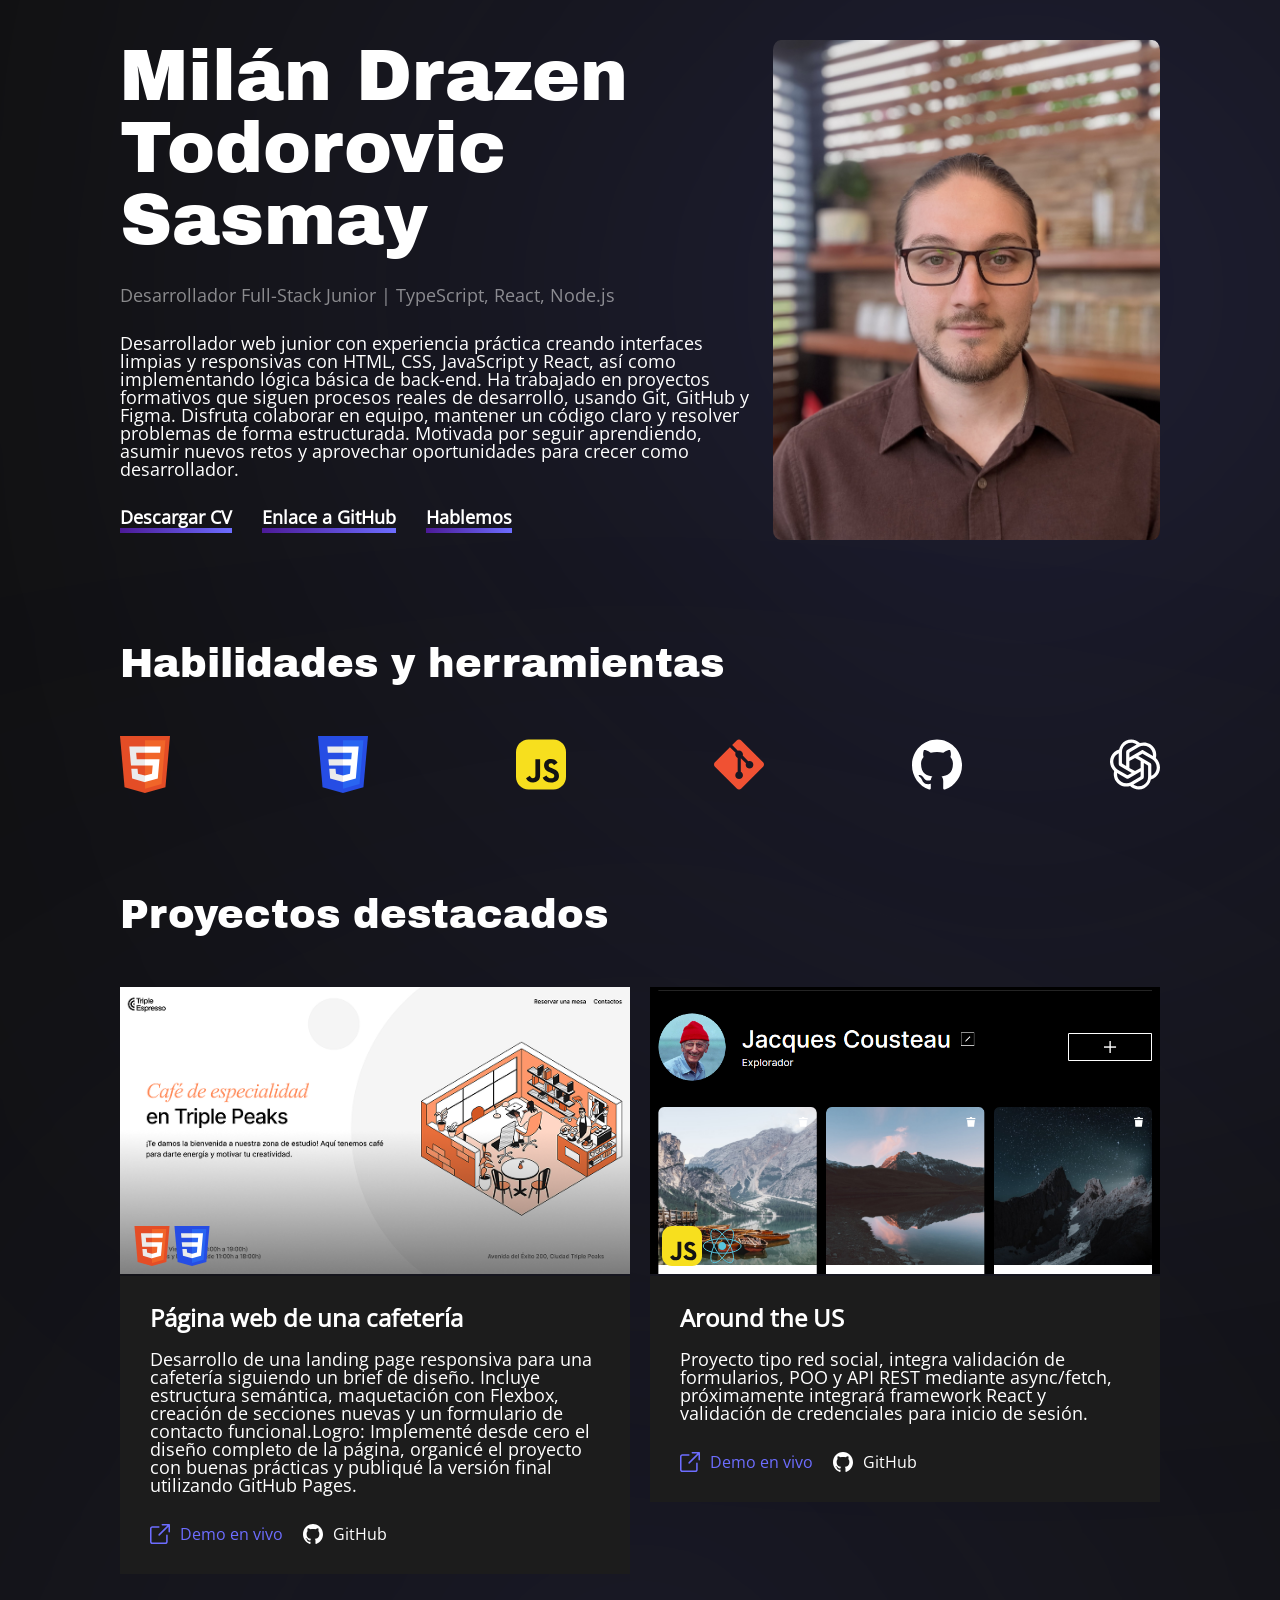
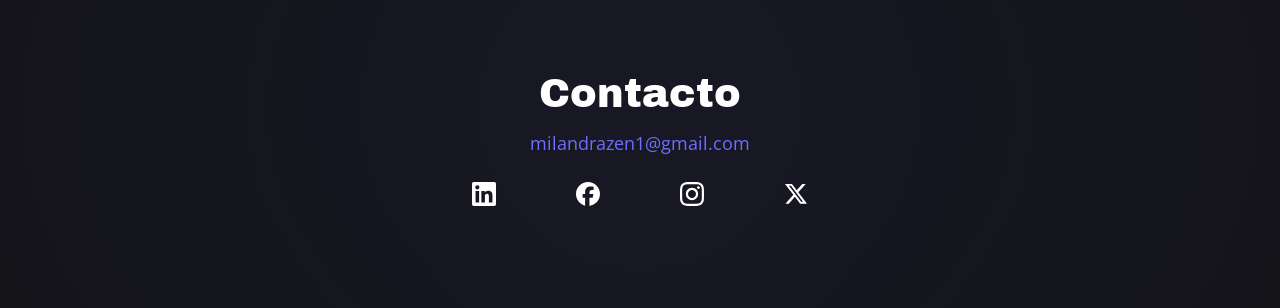
<file: index.html>
<!doctype html>
<html lang="es">
  <head>
    <meta charset="UTF-8" />
    <meta name="viewport" content="width=device-width, initial-scale=1.0" />
    <link rel="stylesheet" href="styles/normalize.css" />
    <link rel="stylesheet" href="styles/index.css" />
    <link rel="icon" href="favicon.ico" />
    <title>Milán Drazen Portfolio</title>
  </head>
  <body>
    <header class="header">
      <div class="profile-picture__container">
        <img
          class="profile-picture"
          src="images/profile_picture_2.jpeg"
          alt="Foto de Milán Drazen, desarrollador web"
        />
        <div class="profile-picture__purple-shadow"></div>
      </div>
      <div class="profile-info">
        <h1 class="profile-info__name title-font">
          Milán Drazen Todorovic Sasmay
        </h1>
        <p class="profile-info__job-title">
          Desarrollador Full-Stack Junior | TypeScript, React, Node.js
        </p>
        <p class="profile-info__description">
          Desarrollador web junior con experiencia práctica creando interfaces
          limpias y responsivas con HTML, CSS, JavaScript y React, así como
          implementando lógica básica de back-end. Ha trabajado en proyectos
          formativos que siguen procesos reales de desarrollo, usando Git,
          GitHub y Figma. Disfruta colaborar en equipo, mantener un código claro
          y resolver problemas de forma estructurada. Motivada por seguir
          aprendiendo, asumir nuevos retos y aprovechar oportunidades para
          crecer como desarrollador.
        </p>
        <ul class="profile-info__list">
          <li class="profile-info__list-item">
            <a class="hover-opacity-50" href="#">Descargar CV</a>
          </li>
          <li class="profile-info__list-item">
            <a
              class="hover-opacity-50"
              href="https://github.com/MilanDrazen"
              target="_blank"
              >Enlace a GitHub</a
            >
          </li>
          <li class="profile-info__list-item">
            <a href="#info-contacto" class="hover-opacity-50" href=""
              >Hablemos</a
            >
          </li>
        </ul>
      </div>
    </header>
    <main class="content">
      <section class="content-block">
        <!-- ### INICIO SECCIÓN HERRAMIENTAS ### -->
        <h2 class="content-block__title title-font">
          Habilidades y herramientas
        </h2>
        <div class="digital-tools">
          <img src="images/logo_html.svg" alt="Logo de HTML" />
          <img src="images/logo_css.svg" alt="Logo de CSS" />
          <img src="images/logo_javascript.svg" alt="Logo de JavaScript" />
          <img src="images/logo_git.svg" alt="Logo de Git" />
          <img src="images/logo_github.svg" alt="Logo de GitHub" />
          <img src="images/logo_chatgpt.svg" alt="Logo de chatGPT" />
        </div>
      </section>
      <!-- ### FIN SECCIÓN HERRAMIENTAS ### -->
      <section class="content-block">
        <!-- ### INICIO SECCIÓN PROYECTOS ### -->
        <h2 class="content-block__title title-font">Proyectos destacados</h2>
        <div class="projects">
          <div class="project-box">
            <!-- PROYECTO ### 1 ### Landing Café-->
            <div class="project-box__display">
              <img
                class="project-box__display__image"
                src="images/cafe_landing_page_screenshot.png"
                alt="Pantallazo de landing page de cafetería"
              />
              <div class="project-box__display__logos">
                <img src="images/logo_html.svg" alt="Logo de HTML" />
                <img src="images/logo_css.svg" alt="Logo de CSS" />
              </div>
            </div>
            <div class="project-box__info">
              <h3 class="project-box__info__title">
                Página web de una cafetería
              </h3>
              <p class="project-box__info__description">
                Desarrollo de una landing page responsiva para una cafetería
                siguiendo un brief de diseño. Incluye estructura semántica,
                maquetación con Flexbox, creación de secciones nuevas y un
                formulario de contacto funcional.Logro: Implementé desde cero el
                diseño completo de la página, organicé el proyecto con buenas
                prácticas y publiqué la versión final utilizando GitHub Pages.
              </p>
              <div class="project-box__info__links">
                <a
                  class="project-box__info__link purple-font hover-opacity-50"
                  href="https://milandrazen.github.io/web_project_coffeeshop_es/"
                  target="_blank"
                >
                  <img
                    class="project-box__info__link__icon"
                    src="images/open_link_icon.svg"
                    alt="Icono de abrir link"
                  />
                  <p class="project-box__info__link__text">Demo en vivo</p>
                </a>
                <a
                  class="project-box__info__link white-font hover-opacity-50"
                  href="https://github.com/MilanDrazen/web_project_coffeeshop_es"
                  target="_blank"
                >
                  <img
                    class="project-box__info__link__icon"
                    src="images/logo_github.svg"
                    alt="Icono de GitHub"
                  />
                  <p class="project-box__info__link__text">GitHub</p>
                </a>
              </div>
            </div>
          </div>
          <!-- FIN PROYECTO ### 1 ### -->
          <div class="project-box">
            <!-- PROYECTO ### 2 ### Por llenar -->
            <div class="project-box__display">
              <img
                class="project-box__display__image"
                src="images/around_the_us_screenshot.png"
                alt="Pantallazo de landing page de cafetería"
              />
              <div class="project-box__display__logos">
                <img
                  src="images/logo_javascript.svg"
                  alt="Logo de JavaScript"
                />
                <img src="images/logo_react.svg" alt="Logo de React" />
              </div>
            </div>
            <div class="project-box__info">
              <h3 class="project-box__info__title">Around the US</h3>
              <p class="project-box__info__description">
                Proyecto tipo red social, integra validación de formularios, POO
                y API REST mediante async/fetch, próximamente integrará
                framework React y validación de credenciales para inicio de
                sesión.
              </p>
              <div class="project-box__info__links">
                <a
                  class="project-box__info__link purple-font hover-opacity-50"
                  href="https://milandrazen.github.io/web_project_around/"
                  target="_blank"
                >
                  <img
                    class="project-box__info__link__icon"
                    src="images/open_link_icon.svg"
                    alt="Icono de abrir link"
                  />
                  <p class="project-box__info__link__text">Demo en vivo</p>
                </a>
                <a
                  class="project-box__info__link white-font hover-opacity-50"
                  href="https://github.com/MilanDrazen/web_project_around"
                  target="_blank"
                >
                  <img
                    class="project-box__info__link__icon"
                    src="images/logo_github.svg"
                    alt="Icono de GitHub"
                  />
                  <p class="project-box__info__link__text">GitHub</p>
                </a>
              </div>
            </div>
          </div>
          <!-- PROYECTO ### 2 ### -->
        </div>
      </section>
      <!-- ### FIN CÓDIGOS DE PROYECTOS ### -->
    </main>
    <footer class="footer">
      <section class="contact-info" id="info-contacto">
        <h2 class="contact-info__title title-font">Contacto</h2>
        <div class="contact-info__purple-shadow"></div>
        <p class="contact-info__email purple-font hover-opacity-50">
          milandrazen1@gmail.com
        </p>
        <div class="contact-info__socials">
          <a href="https://www.linkedin.com/in/milan-drazen/" target="_blank">
            <img
              class="contact-info__socials-logo hover-opacity-50"
              src="images/logo_linkedin.svg"
              alt="Logo de Linkedin"
            />
          </a>
          <a href="">
            <img
              class="contact-info__socials-logo hover-opacity-50"
              src="images/logo_facebook.svg"
              alt="Logo de Facebook"
            />
          </a>
          <a href="">
            <img
              class="contact-info__socials-logo hover-opacity-50"
              src="images/logo_instagram.svg"
              alt="Logo de Instagram"
            />
          </a>
          <a href="">
            <img
              class="contact-info__socials-logo hover-opacity-50"
              src="images/logo_xtwitter.svg"
              alt="Logo de XTwitter"
            />
          </a>
        </div>
      </section>
    </footer>
  </body>
</html>
</file>
<file: styles/index.css>
@font-face {
  font-family: "Archivo Black";
  src:
    url("../fonts/ArchivoBlack-Regular.woff2") format("woff2"),
    url("../fonts/ArchivoBlack-Regular.woff") format("woff");
  font-weight: 900;
  font-style: normal;
  font-display: swap;
}

@font-face {
  font-family: "Open Sans";
  src:
    url("../fonts/OpenSans-Regular.woff2") format("woff2"),
    url("../fonts/OpenSans-Regular.woff") format("woff");
  font-weight: normal; /* Esto equivale a 400 */
  font-style: normal;
  font-display: swap;
}

:root {
  font-size: 16px;
  line-height: 1;
}
body {
  margin: 0 auto;
  max-width: min(100%, 1440px);
  background: #111111;
  color: #fff;
  padding: 40px 120px 100px;
  font-family: "Open Sans", sans-serif;
  font-weight: 400;
  font-style: normal;
}
.title-font {
  font-family: "Archivo Black";
  font-weight: 400;
}
.hover-opacity-50:hover {
  opacity: 50%;
}
.purple-font {
  color: #6d6dff;
}
.white-font {
  color: #fff;
}
/* ===== HEADER HEADER HEADER ===== */
.header {
  display: flex;
  flex-direction: row-reverse;
  justify-content: space-between;
  column-gap: 20px;
}
.profile-picture__container {
  position: relative;
}
.profile-picture {
  height: 500px;
  width: 387px;
  border-radius: 2%;
}
.profile-picture__purple-shadow {
  z-index: -1;
  width: 500px;
  height: 500px;
  border-radius: 50%;
  position: absolute;
  left: 0;
  bottom: 0;
  background-color: #6d6dff;
  filter: blur(400px);
}
.profile-info {
  display: flex;
  flex-direction: column;
  justify-content: space-between;
  row-gap: 30px;
  margin-bottom: auto;
}
.profile-info__name {
  margin: 0;
  font-size: 4.5rem;
}
.profile-info__job-title {
  font-size: 1.125rem;
  opacity: 50%;
  margin: 0;
  font-weight: 400;
}
.profile-info__description {
  font-size: 1.125rem;
  margin: 0;
}
.profile-info__list {
  margin: 0;
  display: flex;
  list-style-type: none;
  justify-content: flex-start;
  padding: 0;
  column-gap: 30px;
  font-size: 1.125rem;
}
.profile-info__list-item {
  width: fit-content;
  position: relative;
}
.profile-info__list-item a {
  text-decoration: none;
  color: #fff;
  font-weight: 600;
}
.profile-info__list-item::after {
  content: "";
  position: absolute;
  bottom: -7px;
  left: 0;
  width: 100%;
  height: 5px;
  background: linear-gradient(90deg, #4c1a97, #6d6dff);
  transition: width 0.3s ease;
}
/* ===== MAIN MAIN MAIN MAIN  ===== */
.content-block {
  display: flex;
  flex-direction: column;
  row-gap: 50px;
}
.content-block__title {
  font-size: 2.5rem;
  line-height: 44px;
  margin: 100px 0 0;
}
.digital-tools {
  display: flex;
  justify-content: space-between;
  column-gap: 120px;
  row-gap: 20px;
  flex-wrap: wrap;
}
.digital-tools img {
  width: 50px;
  height: auto;
}
.projects {
  display: flex;
  gap: 20px;
  flex-wrap: wrap;
}
.project-box {
  min-width: 400px;
  width: calc(50% - 10px);
  flex-grow: 1;
}
.project-box__display {
  aspect-ratio: 16/9;
  width: 100%;
  position: relative;
}
.project-box__display__image {
  width: 100%;
  height: 100%;
  object-fit: cover;
}
.project-box__display__logos {
  display: flex;
  flex-direction: row;
  position: absolute;
  left: 12px;
  bottom: 10px;
}
.project-box__display__logos img {
  width: 40px;
  height: 40px;
}
.project-box__info {
  margin: 0;
  padding: 30px;
  height: fit-content;
  background-color: #1c1c1c;
  box-sizing: border-box;
}
.project-box__info__title {
  margin: 0 0 20px;
  line-height: 1;
  font-size: 1.5rem;
  font-weight: 700;
}
.project-box__info__description {
  font-size: 1.125rem;
  margin: 0 0 30px;
}
.project-box__info__links {
  display: flex;
  justify-content: flex-start;
  gap: 0 20px;
  /*   height: 30px; */
}
.project-box__info__link {
  display: flex;
  justify-items: flex-start;
  align-items: center;
  gap: 0 10px;
  text-decoration: none;
}
.project-box__info__link__icon {
  height: 20px;
  width: 20px;
}
.project-box__info__link__text {
  margin: 0;
  font-size: 1rem;
}

/* ===== FOOTER FOOTER FOOTER ===== */
.footer {
  margin: 100px auto 0;
}
.contact-info {
  margin: 0 auto 0;
  display: flex;
  flex-direction: column;
  align-items: center;
  gap: 20px;
  position: relative;
}
.contact-info__title {
  font-size: 2.5rem;
  margin: 0;
}
.contact-info__purple-shadow {
  z-index: -1;
  width: 400px;
  height: 400px;
  border-radius: 50%;
  position: absolute;
  bottom: -100px;
  background-color: #6d6dff;
  filter: blur(400px);
}
.contact-info__email {
  font-size: 18px;
  margin: 0 0 10px;
}
.contact-info__socials {
  display: flex;
  flex-direction: row;
  justify-content: center;
  gap: 80px;
}
.contact-info__socials-logo {
  width: 24px;
  height: 24px;
}

/*             #####  MEDIA QUERIES #### */
@media screen and (max-width: 1023px) {
  body {
    padding: 40px 40px 102px;
  }
  .profile-picture {
    height: 280px;
    width: 216px;
  }
  .profile-info {
    row-gap: 20px;
  }
  .profile-info__name {
    font-size: 3.625rem;
  }
  .content-block {
    row-gap: 30px;
  }
  .content-block__title {
    margin: 90px 0 0;
  }
  .digital-tools {
    column-gap: 20px;
  }
  .projects {
    flex-wrap: nowrap;
    flex-direction: column;
  }
  .project-box {
    width: 100%;
  }
  .project-box__info {
    height: fit-content;
  }
}
@media screen and (max-width: 767px) {
  body {
    margin: 0 auto;
    max-width: min(100%, 1440px);
    background: #111111;
    color: #fff;
    padding: 20px 20px 100px;
    font-family: "Open Sans", sans-serif;
    font-weight: 400;
    font-style: normal;
  }
  .header {
    flex-direction: column;
    row-gap: 30px;
  }
  .profile-picture {
    width: 100%;
    aspect-ratio: 1 / 1;
    height: auto;
    object-fit: cover;
  }
  .profile-info {
    row-gap: 10px;
  }
  .profile-info__name {
    font-size: 2.25rem;
  }
  .profile-info__job-title {
    font-size: 1rem;
    margin: 0 0 10px;
  }
  .profile-info__description {
    font-size: 1rem;
    margin: 0 0 20px;
  }
  .profile-info__list {
    flex-direction: column;
    row-gap: 35px;
    font-size: 1.125rem;
  }
  .content-block {
    row-gap: 30px;
  }
  .content-block__title {
    font-size: 1.75rem;
    margin: 70px 0 0;
  }
  .digital-tools {
    display: grid;
    grid-template-columns: repeat(4, max-content);
    gap: 30px;
  }
  .digital-tools img {
    width: 30px;
    height: auto;
  }
  .project-box {
    min-width: 100px;
    width: 100%;
  }
  .project-box__display {
    height: auto;
  }
  .project-box__display__logos img {
    width: 20px;
    height: 20px;
  }
  .project-box__info {
    padding: 20px;
    height: fit-content;
  }
  .project-box__info__title {
    margin: 0 0 10px;
    font-size: 1.25rem;
    font-weight: 700;
  }
  .project-box__info__description {
    margin: 0 0 20px;
    font-size: 1rem;
  }
  .contact-info__title {
    font-size: 1.75rem;
  }
  .contact-info__socials {
    gap: 40px;
  }
}
</file>
